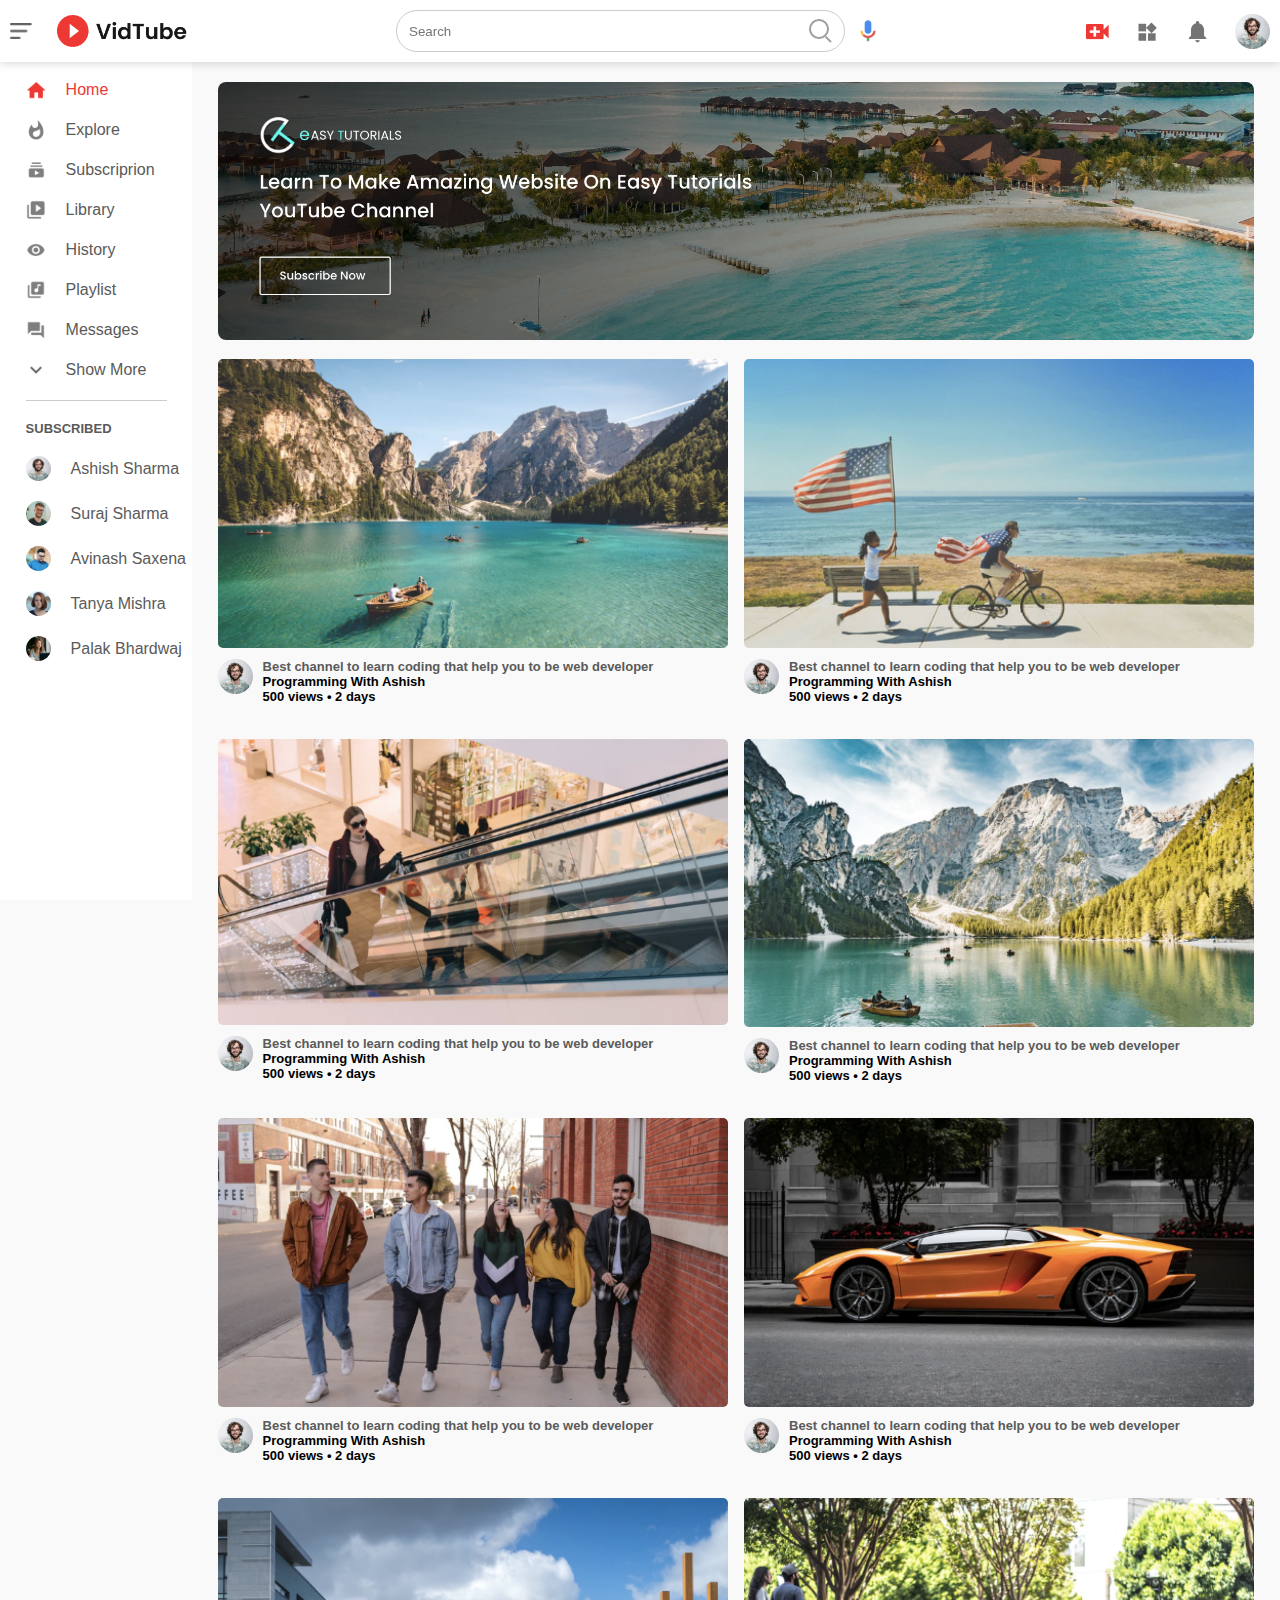
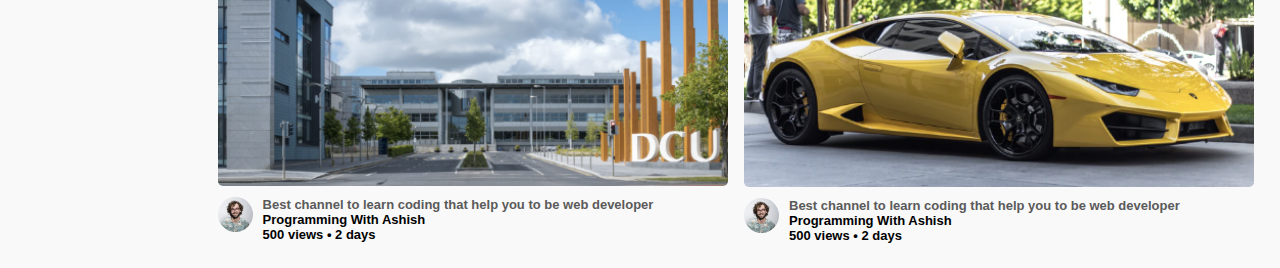
<file: YouTube_Clone/index.html>
<!DOCTYPE html>
<html lang="en">
  <head>
    <meta charset="UTF-8" />
    <meta name="viewport" content="width=device-width, initial-scale=1.0" />
    <title>YouTube_Clone</title>
    <link rel="stylesheet" href="style.css" />
  </head>
  <body>
    <nav class="flex-div">
      <div class="nav-left flex-div">
        <img src="images/menu.png" class="menu-icon" />
        <img src="images/logo.png" class="logo" />
      </div>
      <div class="nav-middle flex-div">
        <div class="search-box flex-div">
          <input type="text" placeholder="Search" />
          <img src="images/search.png" />
        </div>
        <img src="images/voice-search.png" class="mic-iocn" />
      </div>
      <div class="nav-right flex-div">
        <img src="images/upload.png" />
        <img src="images/more.png" />
        <img src="images/notification.png" />
        <img src="images/Jack.png" class="user-icon" />
      </div>
    </nav>

    <!---------------------- sidebar ------------------------------->
    <div class="sidebar">
        <div class="shortcut-links">
            <a href=""><img src="images/home.png"><p>Home</p></a>
            <a href=""><img src="images/explore.png"><p>Explore</p></a>
            <a href=""><img src="images/subscriprion.png"><p>Subscriprion</p></a>
            <a href=""><img src="images/library.png"><p>Library</p></a>
            <a href=""><img src="images/history.png"><p>History</p></a>
            <a href=""><img src="images/playlist.png"><p>Playlist</p></a>
            <a href=""><img src="images/messages.png"><p>Messages</p></a>
            <a href=""><img src="images/show-more.png"><p>Show More</p></a>
            <hr>
        </div>
        <div class="subscribed-list">
            <h3>SUBSCRIBED</h3>
            <a href=""><img src="images/Jack.png"><p>Ashish Sharma</p></a>
            <a href=""><img src="images/simon.png"><p>Suraj Sharma</p></a>
            <a href=""><img src="images/tom.png"><p>Avinash Saxena</p></a>
            <a href=""><img src="images/megan.png"><p>Tanya Mishra</p></a>
            <a href=""><img src="images/cameron.png"><p>Palak Bhardwaj</p></a>
           </div>
    </div>
  
    <!----------- main ---------------->
   <div class="container">
    <div class="banner">
      <img src="images/banner.png">
    </div>
    <div class="list-container">
      <div class="vid-list">
       <a href="play-video.html"> <img src="images/thumbnail1.png" class="thumbnail"></a>
        <div  class="flex-div">
        <img src="images/Jack.png">
        <div class="vid-info">
          <a href="play-video.html">Best channel to learn coding that help you to be web developer</a>
          <p>Programming With Ashish</p>
          <p>500 views &bull; 2 days</p>
        </div>
        </div>
      </div>
      <div class="vid-list">
        <a href=""> <img src="images/thumbnail2.png" class="thumbnail"></a>
         <div  class="flex-div">
         <img src="images/Jack.png">
         <div class="vid-info">
           <a href="">Best channel to learn coding that help you to be web developer</a>
           <p>Programming With Ashish</p>
           <p>500 views &bull; 2 days</p>
         </div>
         </div>
       </div>
       <div class="vid-list">
        <a href=""> <img src="images/thumbnail3.png" class="thumbnail"></a>
         <div  class="flex-div">
         <img src="images/Jack.png">
         <div class="vid-info">
           <a href="">Best channel to learn coding that help you to be web developer</a>
           <p>Programming With Ashish</p>
           <p>500 views &bull; 2 days</p>
         </div>
         </div>
       </div>
       <div class="vid-list">
        <a href=""> <img src="images/thumbnail4.png" class="thumbnail"></a>
         <div  class="flex-div">
         <img src="images/Jack.png">
         <div class="vid-info">
           <a href="">Best channel to learn coding that help you to be web developer</a>
           <p>Programming With Ashish</p>
           <p>500 views &bull; 2 days</p>
         </div>
         </div>
       </div>
       <div class="vid-list">
        <a href=""> <img src="images/thumbnail5.png" class="thumbnail"></a>
         <div  class="flex-div">
         <img src="images/Jack.png">
         <div class="vid-info">
           <a href="">Best channel to learn coding that help you to be web developer</a>
           <p>Programming With Ashish</p>
           <p>500 views &bull; 2 days</p>
         </div>
         </div>
       </div>
       <div class="vid-list">
        <a href=""> <img src="images/thumbnail6.png" class="thumbnail"></a>
         <div  class="flex-div">
         <img src="images/Jack.png">
         <div class="vid-info">
           <a href="">Best channel to learn coding that help you to be web developer</a>
           <p>Programming With Ashish</p>
           <p>500 views &bull; 2 days</p>
         </div>
         </div>
       </div> 
       <div class="vid-list">
        <a href=""> <img src="images/thumbnail7.png" class="thumbnail"></a>
         <div  class="flex-div">
         <img src="images/Jack.png">
         <div class="vid-info">
           <a href="">Best channel to learn coding that help you to be web developer</a>
           <p>Programming With Ashish</p>
           <p>500 views &bull; 2 days</p>
         </div>
         </div>
       </div>
       <div class="vid-list">
        <a href=""> <img src="images/thumbnail8.png" class="thumbnail"></a>
         <div  class="flex-div">
         <img src="images/Jack.png">
         <div class="vid-info">
           <a href="">Best channel to learn coding that help you to be web developer</a>
           <p>Programming With Ashish</p>
           <p>500 views &bull; 2 days</p>
         </div>
         </div>
       </div>
</div>
</div>

<script src="script.js"></script>
</body>
</html>
</file>
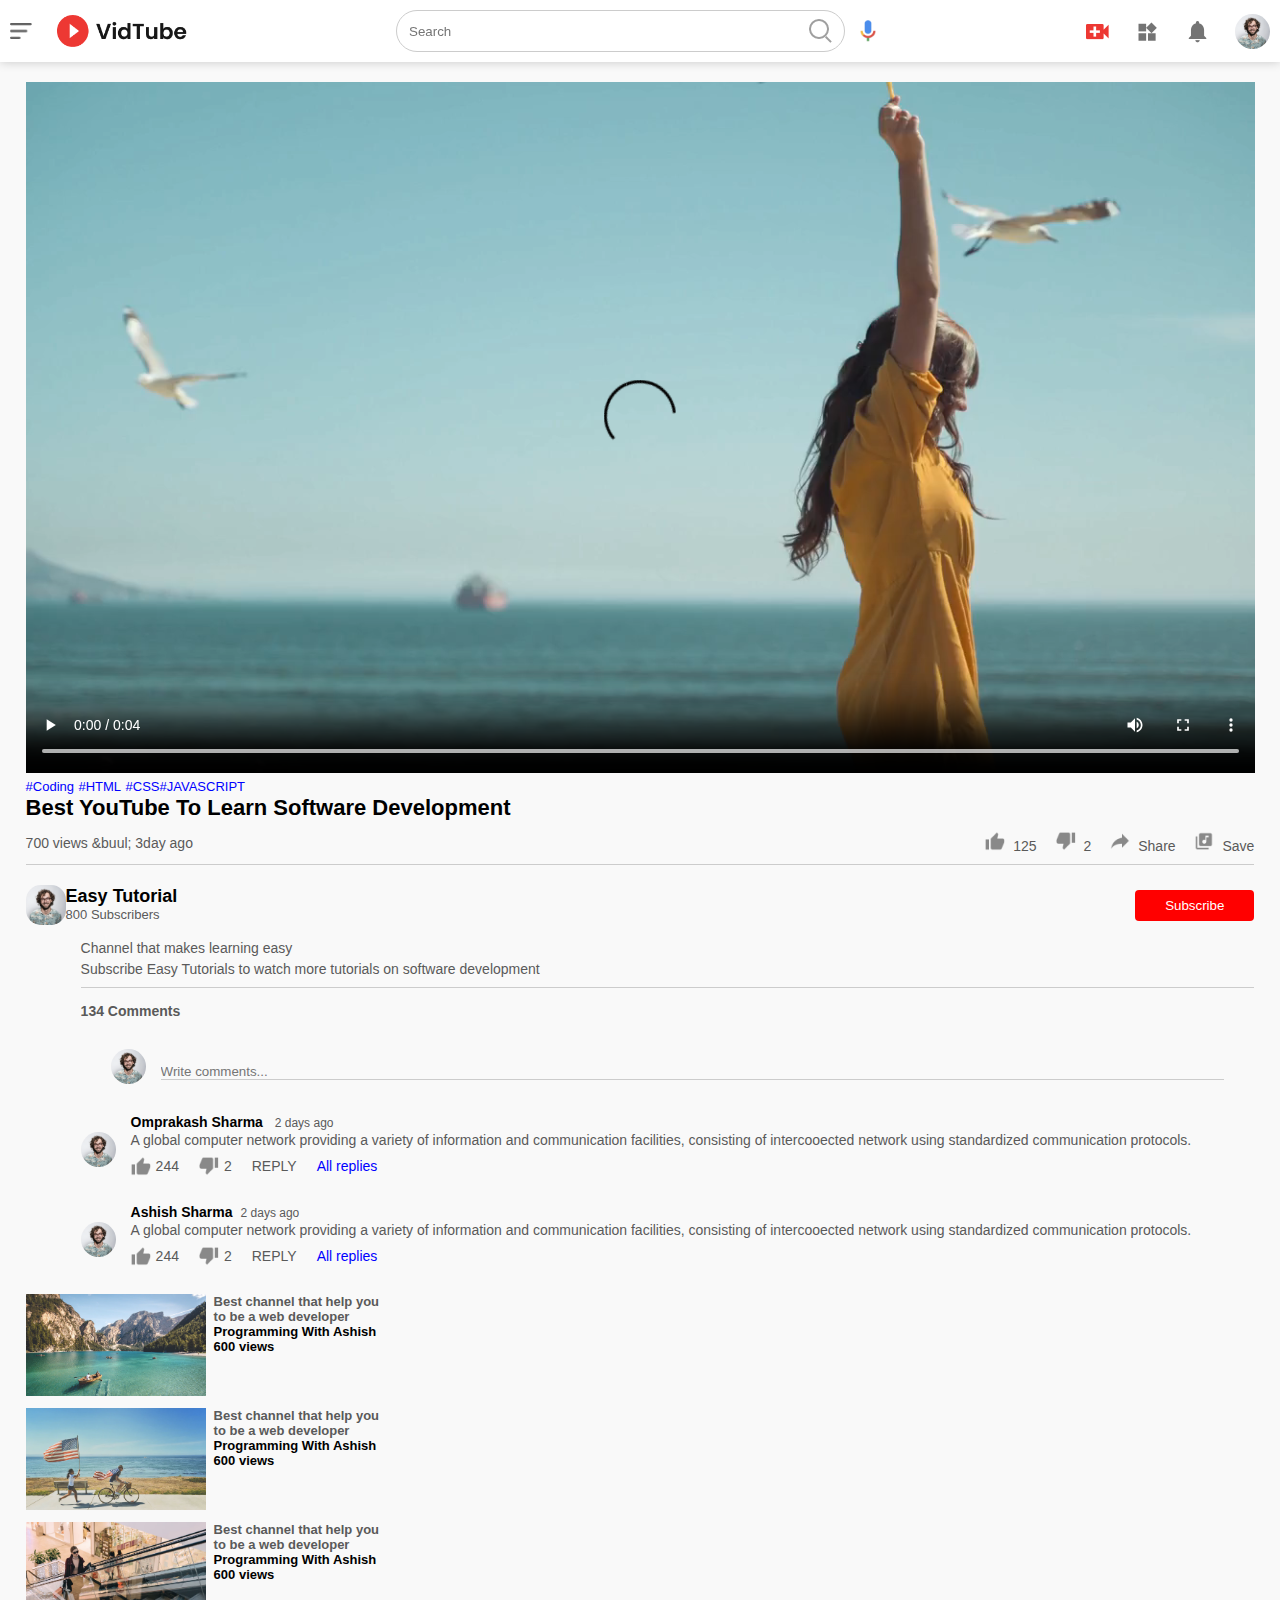
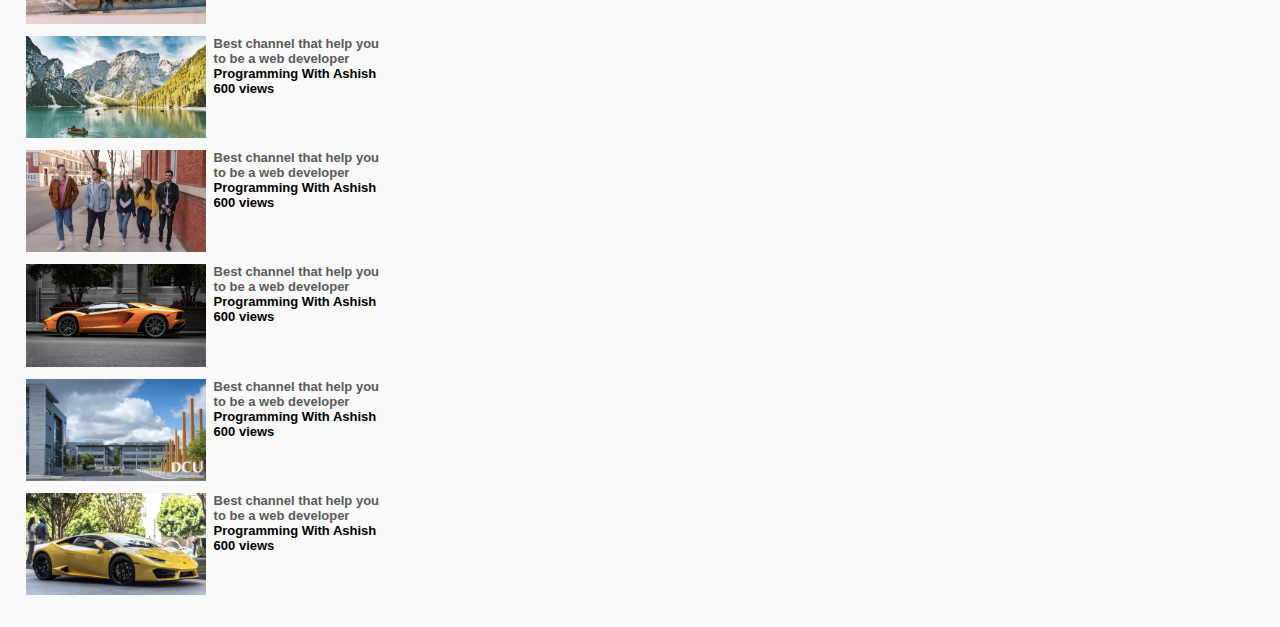
<file: YouTube_Clone/play-video.html>
<!DOCTYPE html>
<html lang="en">
  <head>
    <meta charset="UTF-8" />
    <meta name="viewport" content="width=device-width, initial-scale=1.0" />
    <title>Play Video - ProgrammingWith Ashish Tutorials YouTube</title>
    <link rel="stylesheet" href="style.css" />
  </head>
  <body>
    <nav class="flex-div">
      <div class="nav-left flex-div">
        <img src="images/menu.png" class="menu-icon" />
        <img src="images/logo.png" class="logo" />
      </div>
      <div class="nav-middle flex-div">
        <div class="search-box flex-div">
          <input type="text" placeholder="Search" />
          <img src="images/search.png" />
        </div>
        <img src="images/voice-search.png" class="mic-iocn" />
      </div>
      <div class="nav-right flex-div">
        <img src="images/upload.png" />
        <img src="images/more.png" />
        <img src="images/notification.png" />
        <img src="images/Jack.png" class="user-icon" />
      </div>
    </nav>

    <div class="container play-container">
      <div class="row">
        <div class="play-video">
          <video controls autoplay>
            <source src="images/video.mp4" type="video/mp4" />
          </video>  
      
          <div class="tag">
            <a href="">#Coding</a> <a href="">#HTML</a> <a href="">#CSS</a><a href="">#JAVASCRIPT</a>
            </div>
           <h3>Best YouTube To Learn Software Development</h3>
           <div class="play-video-info">
            <p>700 views &buul; 3day ago</p>
            <div>
              <a href=""><img src="images/like.png">125</a>
              <a href=""><img src="images/dislike.png">2</a>
              <a href=""><img src="images/share.png">Share</a>
              <a href=""><img src="images/save.png">Save</a>
            </div>
           </div>
          <hr>
      
          <div class="plublisher">
            <img src="images/Jack.png">
            <div>
              <p>Easy Tutorial</p>
              <span>800 Subscribers</span>
            </div>
            <button type="button">Subscribe</button>
          </div>
          <div class="vid-description">
            <p>Channel that makes learning easy</p>
            <p>Subscribe Easy Tutorials to watch more tutorials on software development</p>
         <hr>
         <h4>134 Comments</h4>
        <div class="add-comment">
          <img src="images/Jack.png">
          <input type="text" placeholder="Write comments...">
        </div> 
        <div class="old-comment">
          <img src="images/Jack.png">
          <div>
            <h3>Omprakash Sharma <span>2 days ago</span></h3>
            <p>A global computer network providing a variety of information
              and communication facilities, consisting of intercooected network
              using standardized communication protocols.
            </p>
            <div class="acomment-action">
              <img src="images/like.png">
              <span>244</span>
              <img src="images/dislike.png">
              <span>2</span>
              <span>REPLY</span>
              <a href="">All replies</a>
            </div>
          </div>
        </div>
        
        <div class="old-comment">
          <img src="images/Jack.png">
          <div>
            <h3>Ashish Sharma<span>2 days ago</span></h3>
            <p>A global computer network providing a variety of information
              and communication facilities, consisting of intercooected network
              using standardized communication protocols.
            </p>
            <div class="acomment-action">
              <img src="images/like.png">
              <span>244</span>
              <img src="images/dislike.png">
              <span>2</span>
              <span>REPLY</span>
              <a href="">All replies</a>
            </div>
          </div>
        </div>

        </div>
         </div>
        




        <div class="right-sidebar">
          <div class="side-video-list">
            <a href="" class="small-thumbanail"
              ><img src="images/thumbnail1.png"
            /></a>
            <div class="vid-info">
              <a href="">Best channel that help you to be a web developer</a>
              <p>Programming With Ashish</p>
              <p>600 views</p>
            </div>
          </div>
          
          
          <div class="side-video-list">
            <a href="" class="small-thumbanail"
              ><img src="images/thumbnail2.png"
            /></a>
            <div class="vid-info">
              <a href="">Best channel that help you to be a web developer</a>
              <p>Programming With Ashish</p>
              <p>600 views</p>
            </div>
          </div>
          <div class="side-video-list">
            <a href="" class="small-thumbanail"
              ><img src="images/thumbnail3.png"
            /></a>
            <div class="vid-info">
              <a href="">Best channel that help you to be a web developer</a>
              <p>Programming With Ashish</p>
              <p>600 views</p>
            </div>
          </div>
          <div class="side-video-list">
            <a href="" class="small-thumbanail"
              ><img src="images/thumbnail4.png"
            /></a>
            <div class="vid-info">
              <a href="">Best channel that help you to be a web developer</a>
              <p>Programming With Ashish</p>
              <p>600 views</p>
            </div>
          </div>
          <div class="side-video-list">
            <a href="" class="small-thumbanail"
              ><img src="images/thumbnail5.png"
            /></a>
            <div class="vid-info">
              <a href="">Best channel that help you to be a web developer</a>
              <p>Programming With Ashish</p>
              <p>600 views</p>
            </div>
          </div>
          <div class="side-video-list">
            <a href="" class="small-thumbanail"
              ><img src="images/thumbnail6.png"
            /></a>
            <div class="vid-info">
              <a href="">Best channel that help you to be a web developer</a>
              <p>Programming With Ashish</p>
              <p>600 views</p>
            </div>
          </div>
          <div class="side-video-list">
            <a href="" class="small-thumbanail"
              ><img src="images/thumbnail7.png"
            /></a>
            <div class="vid-info">
              <a href="">Best channel that help you to be a web developer</a>
              <p>Programming With Ashish</p>
              <p>600 views</p>
            </div>
          </div>
          <div class="side-video-list">
            <a href="" class="small-thumbanail"
              ><img src="images/thumbnail8.png"
            /></a>
            <div class="vid-info">
              <a href="">Best channel that help you to be a web developer</a>
              <p>Programming With Ashish</p>
              <p>600 views</p>
            </div>
          </div>
        </div>
        </div>
        </div>
  </body>
</html>
</file>
<file: YouTube_Clone/style.css>
*{
    margin: 0;
    padding: 0;
    font-family: 'poppins', sans-serif;
    box-sizing: border-box;
}
a{
    text-decoration: none;
    color: #5a5a5a;
}
img{
    cursor: pointer;
}
.flex-div{
    display: flex;
    align-items: center;
}
nav{
    padding: 10px;
    justify-content: space-between;
    box-shadow: 0 0 10px rgb(0, 0, 0, 0.2);
    background-color: #fff;
    position: sticky;
    top: 0;
    z-index: 10;
}
.nav-right img{
  width: 25px;
  margin-right: 25px;
}
.nav-right .user-icon{
    width: 35px;
    border-radius: 50%;
    margin-right: 0;
}
.nav-left .menu-icon{
    width: 22px;
    margin-right: 25px;
}
.nav-left .logo{
    width: 130px;
}
.nav-middle .mic-iocn{
    width: 16px;
}
.nav-middle .search-box {
    border: 1px solid #ccc;
    margin-right: 15px;
    padding: 8px 12px;
    border-radius: 25px;
}
.nav-middle .search-box input{
    width: 400px;
    border: 0;
    outline: 0;
    background: transparent;
}
.sidebar{
    background: #fff;
    width: 15%;
    height: 100vh;
    position: fixed;
    top: 0;
    padding-left: 2%;
    padding-top: 80px;
}
.shortcut-links a img{
    width: 20px;
    margin-right: 20px;
}
.shortcut-links a{
    display: flex;
    align-items: center;
    margin-bottom: 20px;
    width: fit-content;
    flex-wrap: wrap;
}
.shortcut-links a:first-child{
    color: #ed3833;
}
.sidebar hr{
    border: 0;
    height: 1px;
    background: #ccc;
    width: 85%;
}
.subscribed-list h3{
    font-size: 13px;
    margin: 20px 0;
    color: #5a5a5a;
}
.subscribed-list a{
    display: flex;
    align-items: center;
    margin-bottom: 20px;
    width: fit-content;
    flex-wrap: wrap;
}
.subscribed-list a img{
    width: 25px;
    margin-right: 20px;
    border-radius: 50%;
 }
 .small-sidebar{
    width: 5%;
 }
 .small-sidebar a p{
    display: none;
 }
 .small-sidebar h3{
    display: none;
 }
 .small-sidebar hr{
    width: 50%;
    margin-bottom: 25px;
 }
 /*-------------------- main ----------*/
 .container{
    background: #f9f9f9;
    padding-left: 17%;
    padding-right: 2%;
    padding-top: 20px;
    padding-bottom: 20px;
 }
 .large-container{
    padding: 7%;
 }
 
 .banner{
    width: 100%;
 }
 .banner img{
    width: 100%;
    border-radius: 8px;
 }
 .list-container{
    display: grid;
    grid-template-columns: repeat(auto-fit, minmax(350px, 1fr));
    grid-column-gap: 16px;
    grid-row-gap: 30px;
    margin-top: 15px;
}
.vid-list .thumbnail{
    width: 100%;
    border-radius: 5px;
}
.vid-list .flex-div{
    align-items: flex-start;
    margin-top: 7px;
}
.vid-list .flex-div img{
 width: 35px;
 margin-right: 10px;
 border-radius: 50%;
}
.vid-info{
  color: #5a5a5a;
  font-size: 13px;
}
.vid-info{
    color: #000;
    font-weight: 600;
    display: block;
    margin-bottom: 5px;
}

@media (max-width: 900px){
    .menu-icon{
        display: none;
    }
    .sidebar{
        display: none;
    }
    .container, .large-container{
        padding-left: 5%;
        padding-right: 5%;
    }
    .nav-right img{
        display: none;
    }
    .nav-right .user-icon{
        display: block;
        width: 30px;
    }
    .nav-middle .search-box input{
        width: 100px;
    }
    .nav-middle .mic-iocn{
        display: none;
    }
    .logo{
        width: 90px;
    }
}


/*---------------play video page --------*/
.play-container{
    padding-left: 2%;
}
.row{
    display: flex;
   justify-content: space-between;
   flex-wrap: wrap;
 }
 .paly-video{
    flex-basis: 69%;
 }
 .right-sidebar{
    flex-basis: 30%;
 }
 .play-video video{
    width: 100%;
 }
 .side-video-list{
    display: flex;
    justify-content: space-between;
    margin-bottom: 8px;
 }
 .side-video-list img{
    width: 100%;
 }
 .side-video-list .small-thumbanail{
    flex-basis: 49%;
 }
 .side-video-list .vid-info{
   flex-basis: 49%;
 }
 .play-video .tag a{
    color: #0000ff;
    font-size: 13px;
 }
 .play-video h3{
    font-weight: 600;
    font-size: 22px;
 }
 .play-video .play-video-info{
    display: flex;
    align-items: center;
    justify-content: space-between;
    flex-wrap: wrap;
    margin-top: 10px;
    font-size: 14px;
    color: #5a5a5a;
 }
 .play-video .play-video-info a img{
    width: 20px;
    margin-right: 8px;
 }
 .play-video .play-video-info a{
    display: inline;
    align-items: center;
    margin-left: 15px;
 }
 .play-video hr{
    border: 0;
    height: 1px;
    background: #ccc;
    margin: 10px 0;
 }
 .plublisher{
    display: flex;
    align-items: center;
    margin-top: 20px;
 }
.plublisher div{
    flex: 1;
    line-height: 18px;
}
.plublisher img{
    width: 40px;
    border: 50%;
    border-radius: 15px;
}
.plublisher div p{
    color: #000;
    font-weight: 600;
    font-size: 18px;
}
.plublisher div span{
    font-size: 13px;
    color: #5a5a5a;
}
.plublisher button{
    background: red;
    color: #fff;
    padding: 8px 30px;
    border: 0;
    outline: 0;
    border-radius: 4px;
    cursor: pointer;
}
.vid-description{
    padding-left: 55px;
    margin: 15px 0;
}
.vid-description p{
    font-size: 14px;
    margin-bottom: 5px;
    color: #5a5a5a;
}
.vid-description h4{
    font-size: 14px;
    color: #5a5a5a;
    margin-top: 15px;
}
.add-comment{
    display: flex;
    align-items: center;
    margin: 30px;
}
.add-comment img{
    width: 35px;
    border-radius: 50%;
    margin-right: 15px;
}
.add-comment input{
    border: 0;
    outline: o;
    border-bottom: 1px solid #ccc;
    width: 100%;
    padding-top: 10px;
    background: transparent;
}
.old-comment{
    display: flex;
    align-items: center;
    margin: 20px 0;
}
.old-comment img{
    width: 35px;
    border-radius: 50%;
    margin-right: 15px;
}
.old-comment h3{
    font-size: 14px;
    margin-bottom: 2px;
}
.old-comment h3 span{
    font-size: 12px;
    color: #5a5a5a;
    font-weight: 500;
    margin-left: 8px;
}
.old-comment .acomment-action{
    display: flex;
    align-items: center;
    margin: 8px 0;
    font-size: 14px;
}
.old-comment .acomment-action img {
    border-radius: 0;
    width: 20px;
    margin-right: 5px;
}
.old-comment .acomment-action span{
    margin-right: 20px;
    color: #5a5a5a;
}
.old-comment .acomment-action a{
    color: #0000ff;
}
@media (max-width:900px){
    .play-video{
        flex-basis: 100%;
    }
    .right-sidebar{
        flex-basis: 100%;
    }
    .play-container{
        padding-left: 5%;
    }
    .vid-description{
        padding-left: 0;
    }
    .play-video .play-video-info a{
        margin-left: 0;
        margin-right: 15px;
        margin-top: 15px;
    }
}
</file>
